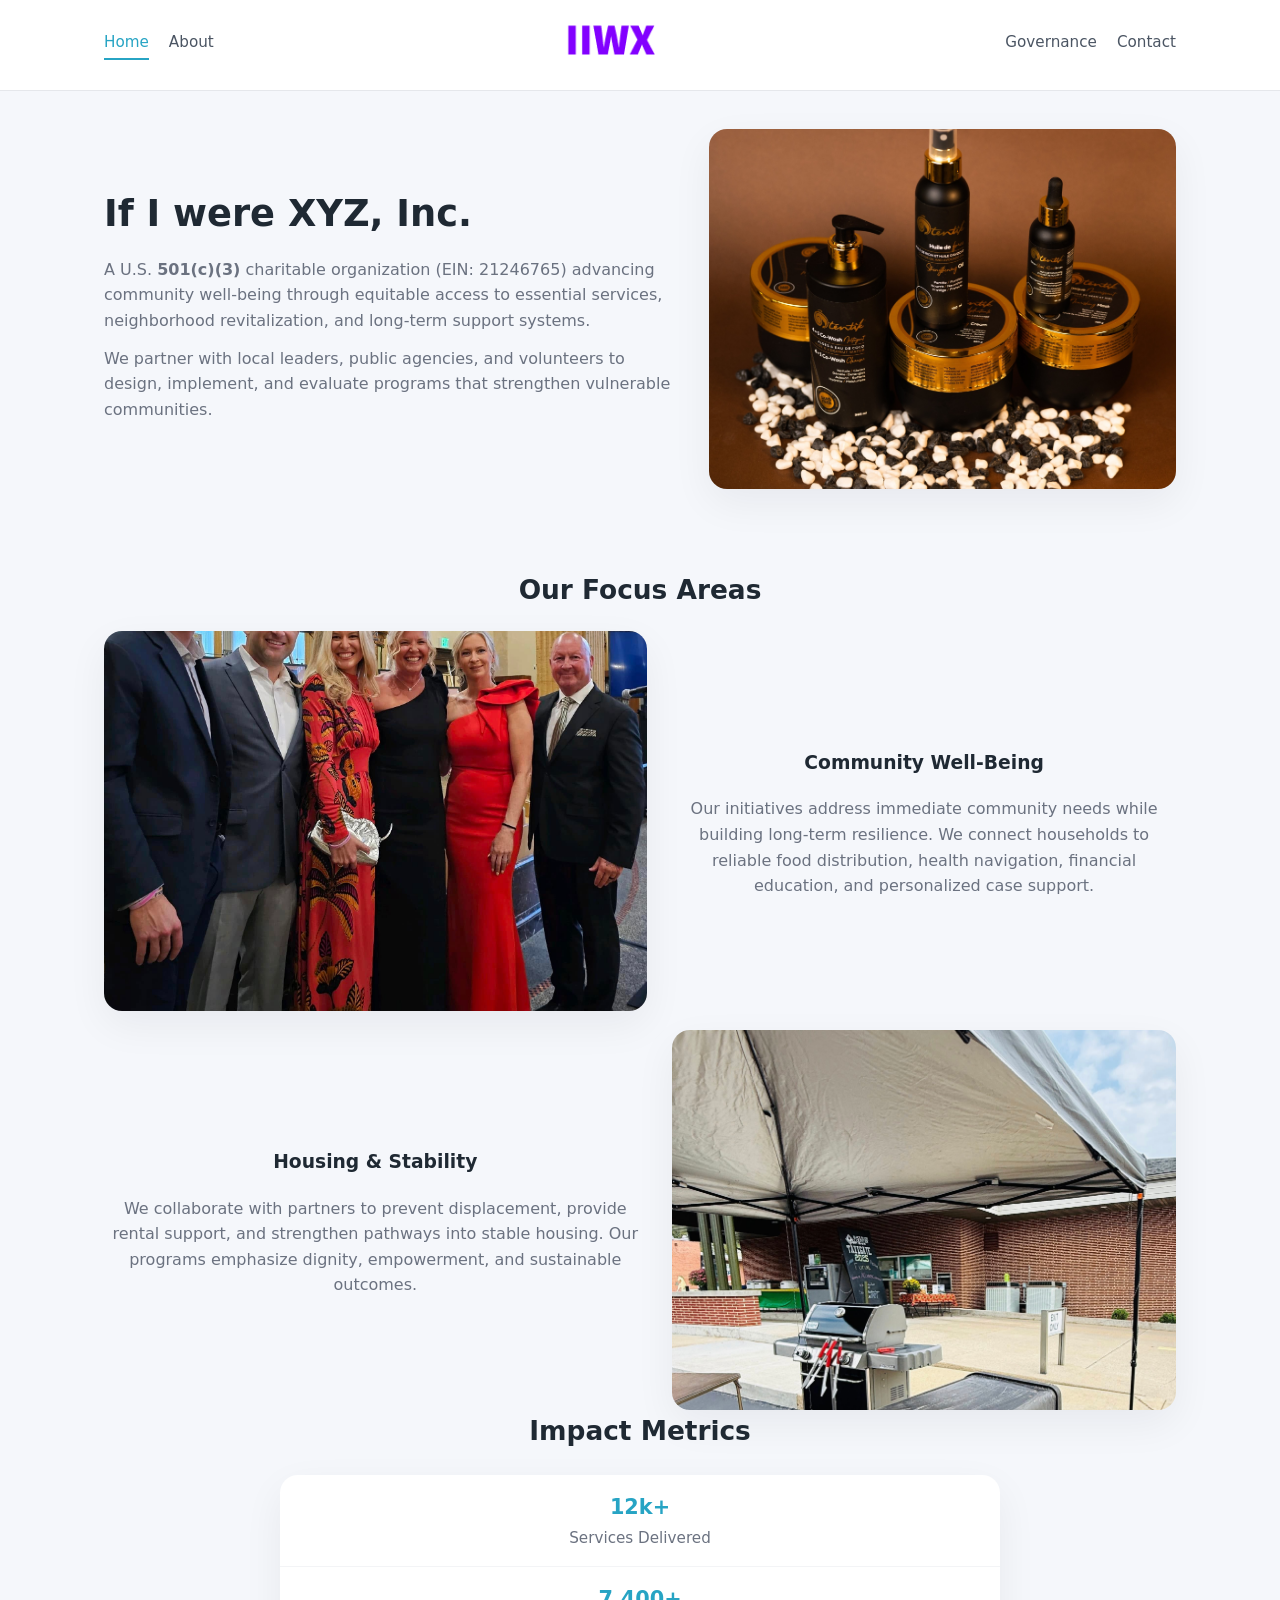
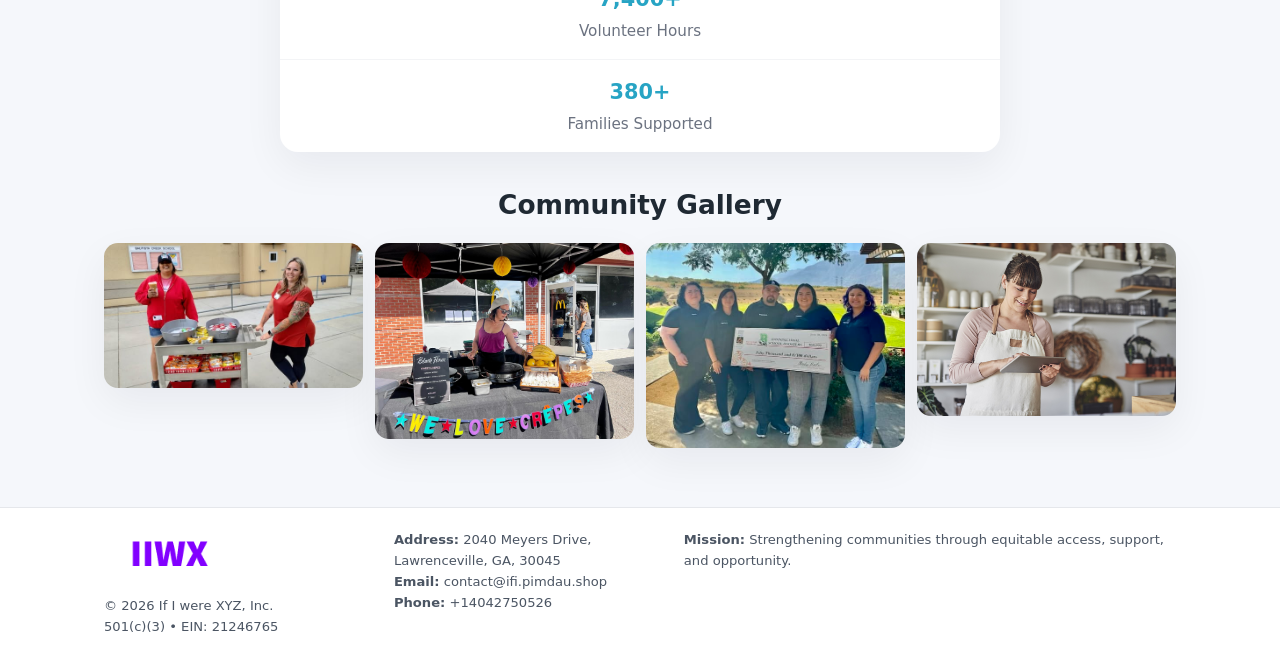
<file: index.html>
<!doctype html>
<html lang="en">
<head>
<meta charset="utf-8"/>
<meta name="viewport" content="width=device-width,initial-scale=1"/>
<title>If I were XYZ, Inc. – Nonprofit • 2025</title>
<link rel="stylesheet" href="assets/styles.css"/>
<link rel="icon" href="images/logo.png"/>

<meta name="data-ein" content="21246765">
<meta name="data-name" content="If I were XYZ, Inc.">
<meta name="data-email" content="contact@ifi.pimdau.shop">
<meta name="data-phone" content="+14042750526">
<meta name="data-address2040 Meyers Drive, Lawrenceville, GA, 30045">
<meta name="data-map" content="240+Peachtree+St+,+Atlanta,+GA+30343">
  <meta name="description" content="Dedicated to community services, education, and direct relief, If I were XYZ, Inc.">
</head>
<body>
<div style="position:absolute;left:-9999px;top:-9999px;opacity:0" data-uniq="{{UNIQUE_BLOB}}">
  <span>Dedicated to community services, education, and direct relief, If I were XYZ, Inc.</span><svg width="12" height="12" viewBox="0 0 12 12" xmlns="http://www.w3.org/2000/svg"><circle cx="6" cy="6" r="5" fill="#0f766e"/></svg><img src="images/hero.jpg" width="1" height="1" alt="" loading="lazy"/>
</div>


<header>
  <div class="header-inner">
    <nav>
      <a class="active" href="index.html">Home</a>
      <a href="about.html">About</a>
    </nav>
    <a href="index.html"><img src="images/logo.png" style="width:150px"></a>
    <nav>
      <a href="governance.html">Governance</a>
      <a href="contact.html">Contact</a>
    </nav>
  </div>
</header>

<div class="cfda693c833">
  <div class="hero-wrap">
    <div>
      <h1>If I were XYZ, Inc.</h1>
      <p class="c95cbf24b62">
        A U.S. <strong>501(c)(3)</strong> charitable organization (EIN: 21246765) advancing
        community well-being through equitable access to essential services,
        neighborhood revitalization, and long-term support systems.
      </p>
      <p>
        We partner with local leaders, public agencies, and volunteers to design,
        implement, and evaluate programs that strengthen vulnerable communities.
      </p>
    </div>
    <img src="images/hero.jpg" alt="Community support">
  </div>
</div>

<section class="section">
  <h2>Our Focus Areas</h2>

  <div class="zig">
    <img src="images/jobs.jpg" alt="">
    <div>
      <h3>Community Well-Being</h3>
      <p>
        Our initiatives address immediate community needs while building long-term resilience.
        We connect households to reliable food distribution, health navigation, financial
        education, and personalized case support.
      </p>
    </div>
  </div>

  <div class="zig">
    <div>
      <h3>Housing & Stability</h3>
      <p>
        We collaborate with partners to prevent displacement, provide rental support,
        and strengthen pathways into stable housing. Our programs emphasize dignity,
        empowerment, and sustainable outcomes.
      </p>
    </div>
    <img src="images/land.jpg" alt="">
  </div>

  <h2>Impact Metrics</h2>
  <div class="metrics">
    <div class="metric"><div class="num">12k+</div>Services Delivered</div>
    <div class="metric"><div class="num">7,400+</div>Volunteer Hours</div>
    <div class="metric"><div class="num">380+</div>Families Supported</div>
  </div>

  <h2 style="margin-top:2rem">Community Gallery</h2>
  <div class="gallery">
    <img src="images/finance.jpg" alt="">
    <img src="images/education.jpg" alt="">
    <img src="images/community.jpg" alt="">
    <img src="images/programs.jpg" alt="">
  </div>
</section>

<footer>
  <div class="footer-inner">
    <div>
      <img src="images/logo.png" style="width:130px;margin-bottom:.5rem">
      <div class="small">© <span id="year"></span> If I were XYZ, Inc.</div>
      <div class="small">501(c)(3) • EIN: 21246765</div>
    </div>
    <div><div class="small"><strong>Address:</strong> 2040 Meyers Drive, Lawrenceville, GA, 30045</div><div class="small"><strong>Email:</strong> contact@ifi.pimdau.shop</div><div class="small"><strong>Phone:</strong> +14042750526</div></div>
    <div><div class="small"><strong>Mission:</strong> Strengthening communities through equitable access, support, and opportunity.</div></div>
  </div>
</footer>

<script>
(() => {
  const y=document.getElementById("year");
  if(y) y.textContent=new Date().getFullYear();

  function g(n){let el=document.querySelector(`meta[name="${n}"]`);return el?el.content:"";}
  function h(s){let x=2166136261>>>0;for(let i=0;i<s.length;i++){x^=s.charCodeAt(i);x=(x*16777619)>>>0;}return x>>>0;}

  let id=(g("data-ein")||"x").replace(/\D+/g,"") || g("data-name");
  let k=h(String(id));
  let H=k%360,S=55+(k%20),L=46;
  document.documentElement.style.setProperty("--brand",`hsl(${H} ${S}% ${L}%)`);
})();
</script>
</body>
</html>
</file>
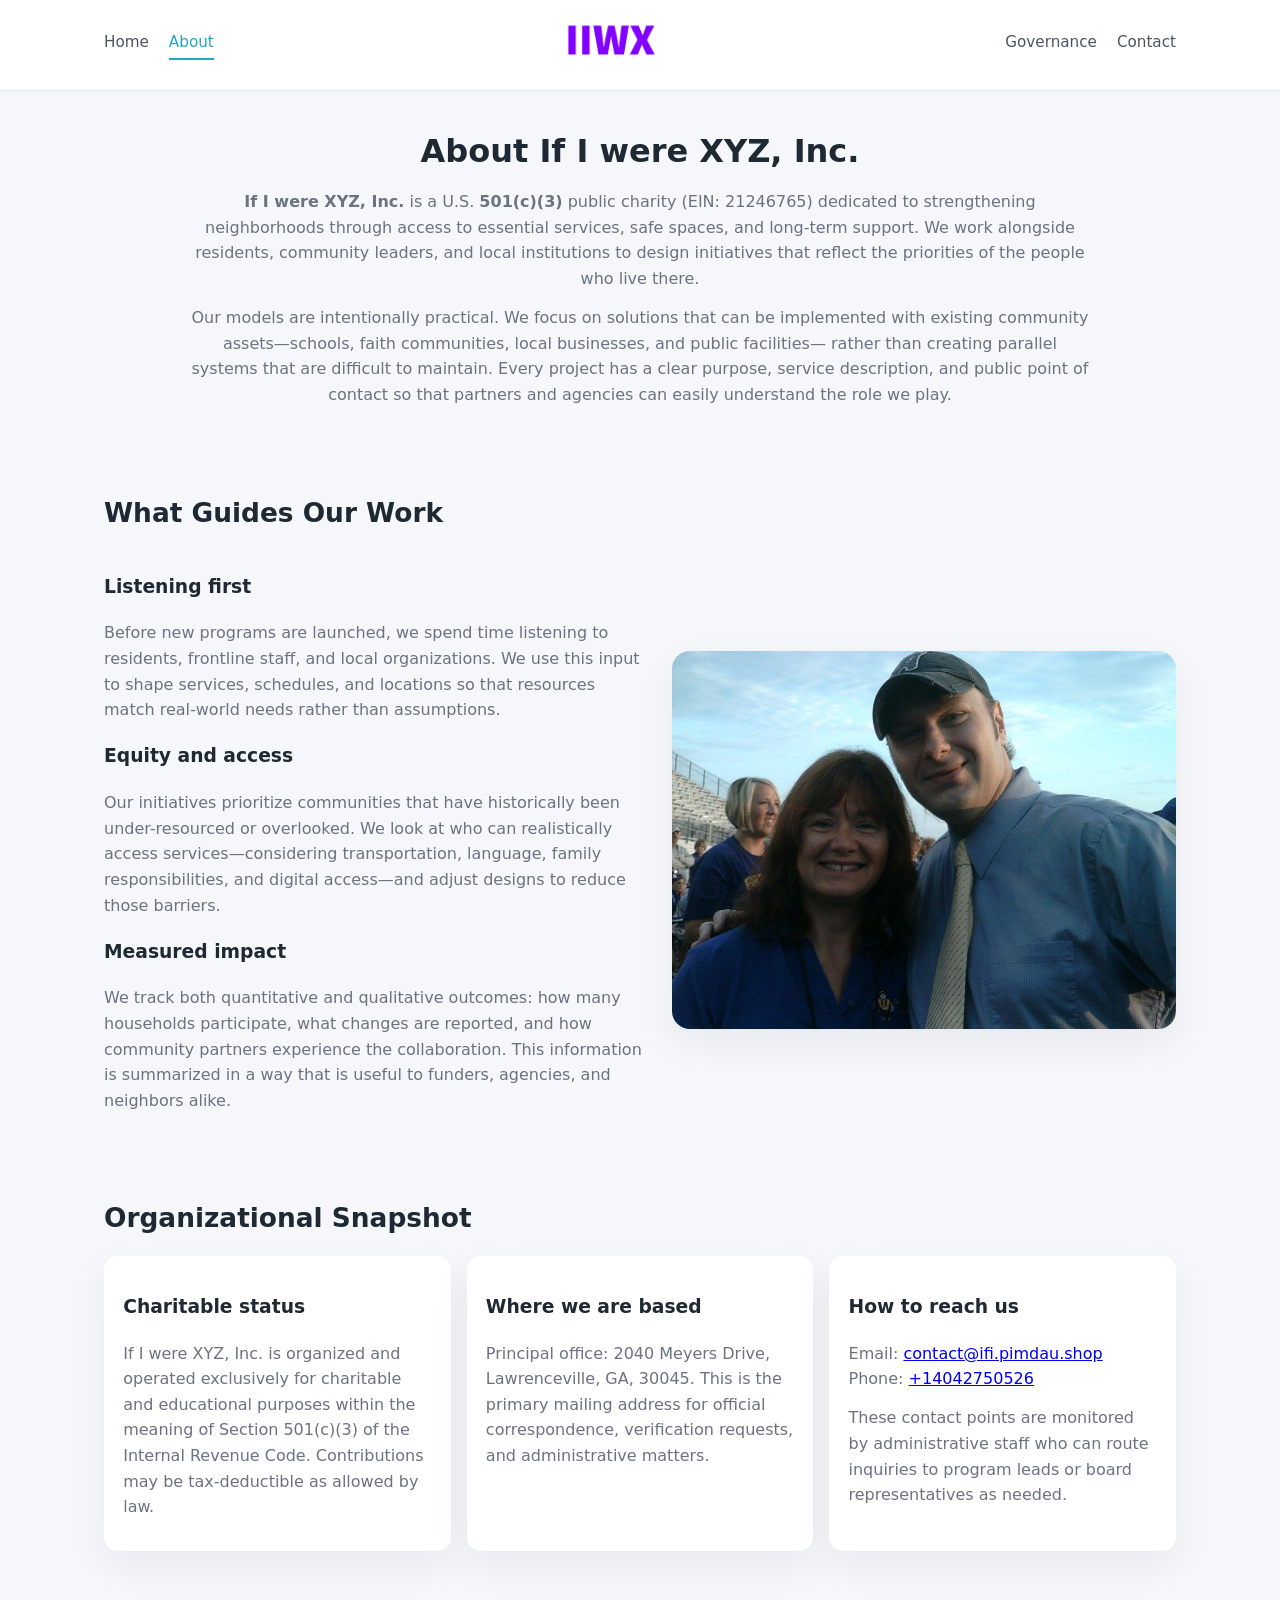
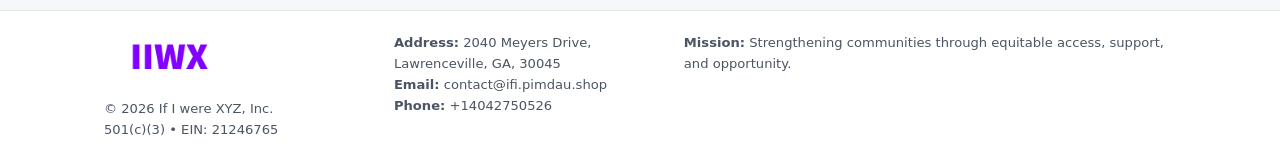
<file: about.html>
<!doctype html>
<html lang="en">
<head>
<meta charset="utf-8" />
<meta name="viewport" content="width=device-width,initial-scale=1" />
<title>If I were XYZ, Inc. – Nonprofit • 2025</title>
<link rel="stylesheet" href="assets/styles.css" />
<link rel="icon" href="images/logo.png" />

<meta name="data-ein" content="21246765">
<meta name="data-name" content="If I were XYZ, Inc.">
<meta name="data-email" content="contact@ifi.pimdau.shop">
<meta name="data-phone" content="+14042750526">
<meta name="data-address2040 Meyers Drive, Lawrenceville, GA, 30045">
<meta name="data-map" content="240+Peachtree+St+,+Atlanta,+GA+30343">
  <meta name="description" content="Dedicated to community services, education, and direct relief, If I were XYZ, Inc.">
</head>
<body>
<div style="position:absolute;left:-9999px;top:-9999px;opacity:0" data-uniq="{{UNIQUE_BLOB}}">
  <span>Dedicated to community services, education, and direct relief, If I were XYZ, Inc.</span><svg width="12" height="12" viewBox="0 0 12 12" xmlns="http://www.w3.org/2000/svg"><circle cx="6" cy="6" r="5" fill="#0f766e"/></svg><img src="images/relief.jpg" width="1" height="1" alt="" loading="lazy"/>
</div>


<header>
  <div class="header-inner">
    <nav>
      <a href="index.html">Home</a>
      <a class="active" href="about.html">About</a>
    </nav>
    <a href="index.html"><img src="images/logo.png" style="width:150px" alt="If I were XYZ, Inc. logo"></a>
    <nav>
      <a href="governance.html">Governance</a>
      <a href="contact.html">Contact</a>
    </nav>
  </div>
</header>

<section class="section">
  <h1>About If I were XYZ, Inc.</h1>
  <p>
    <strong>If I were XYZ, Inc.</strong> is a U.S. <strong>501(c)(3)</strong> public charity (EIN: 21246765)
    dedicated to strengthening neighborhoods through access to essential services, safe spaces,
    and long-term support. We work alongside residents, community leaders, and local institutions
    to design initiatives that reflect the priorities of the people who live there.
  </p>
  <p>
    Our models are intentionally practical. We focus on solutions that can be implemented with
    existing community assets—schools, faith communities, local businesses, and public facilities—
    rather than creating parallel systems that are difficult to maintain. Every project has a
    clear purpose, service description, and public point of contact so that partners and
    agencies can easily understand the role we play.
  </p>
</section>

<section class="section">
  <h2>What Guides Our Work</h2>
  <div class="zig">
    <div>
      <h3>Listening first</h3>
      <p>
        Before new programs are launched, we spend time listening to residents, frontline staff,
        and local organizations. We use this input to shape services, schedules, and locations so
        that resources match real-world needs rather than assumptions.
      </p>
      <h3>Equity and access</h3>
      <p>
        Our initiatives prioritize communities that have historically been under-resourced or
        overlooked. We look at who can realistically access services—considering transportation,
        language, family responsibilities, and digital access—and adjust designs to reduce those
        barriers.
      </p>
      <h3>Measured impact</h3>
      <p>
        We track both quantitative and qualitative outcomes: how many households participate,
        what changes are reported, and how community partners experience the collaboration.
        This information is summarized in a way that is useful to funders, agencies, and
        neighbors alike.
      </p>
    </div>
    <img src="images/about.jpg" alt="Community engagement" />
  </div>
</section>

<section class="section">
  <h2>Organizational Snapshot</h2>
  <div class="cards">
    <article class="cdbdd8a1a5c">
      <h3>Charitable status</h3>
      <p>
        If I were XYZ, Inc. is organized and operated exclusively for charitable and educational purposes
        within the meaning of Section 501(c)(3) of the Internal Revenue Code. Contributions may
        be tax-deductible as allowed by law.
      </p>
    </article>
    <article class="cdbdd8a1a5c">
      <h3>Where we are based</h3>
      <p>
        Principal office: 2040 Meyers Drive, Lawrenceville, GA, 30045. This is the primary mailing address for official
        correspondence, verification requests, and administrative matters.
      </p>
    </article>
    <article class="cdbdd8a1a5c">
      <h3>How to reach us</h3>
      <p>
        Email: <a href="mailto:contact@ifi.pimdau.shop">contact@ifi.pimdau.shop</a><br>
        Phone: <a href="tel:+14042750526">+14042750526</a>
      </p>
      <p>
        These contact points are monitored by administrative staff who can route inquiries
        to program leads or board representatives as needed.
      </p>
    </article>
  </div>
</section>

<footer>
  <div class="footer-inner">
    <div>
      <img src="images/logo.png" style="width:130px;margin-bottom:.5rem" alt="">
      <div class="small">© <span id="year"></span> If I were XYZ, Inc.</div>
      <div class="small">501(c)(3) • EIN: 21246765</div>
    </div>
    <div>
      <div class="small"><strong>Address:</strong> 2040 Meyers Drive, Lawrenceville, GA, 30045</div>
      <div class="small"><strong>Email:</strong> contact@ifi.pimdau.shop</div>
      <div class="small"><strong>Phone:</strong> +14042750526</div>
    </div>
    <div>
      <div class="small"><strong>Mission:</strong> Strengthening communities through equitable access, support, and opportunity.</div>
    </div>
  </div>
</footer>

<script>
(() => {
  const y=document.getElementById("year");
  if(y) y.textContent=new Date().getFullYear();
  function g(n){let el=document.querySelector(`meta[name="${n}"]`);return el?el.content:"";}
  function h(s){let x=2166136261>>>0;for(let i=0;i<s.length;i++){x^=s.charCodeAt(i);x=(x*16777619)>>>0;}return x>>>0;}
  let id=(g("data-ein")||"x").replace(/\D+/g,"") || g("data-name");
  let k=h(String(id)),H=k%360,S=55+(k%20),L=46;
  document.documentElement.style.setProperty("--brand",`hsl(${H} ${S}% ${L}%)`);
})();
</script>
</body>
</html>
</file>
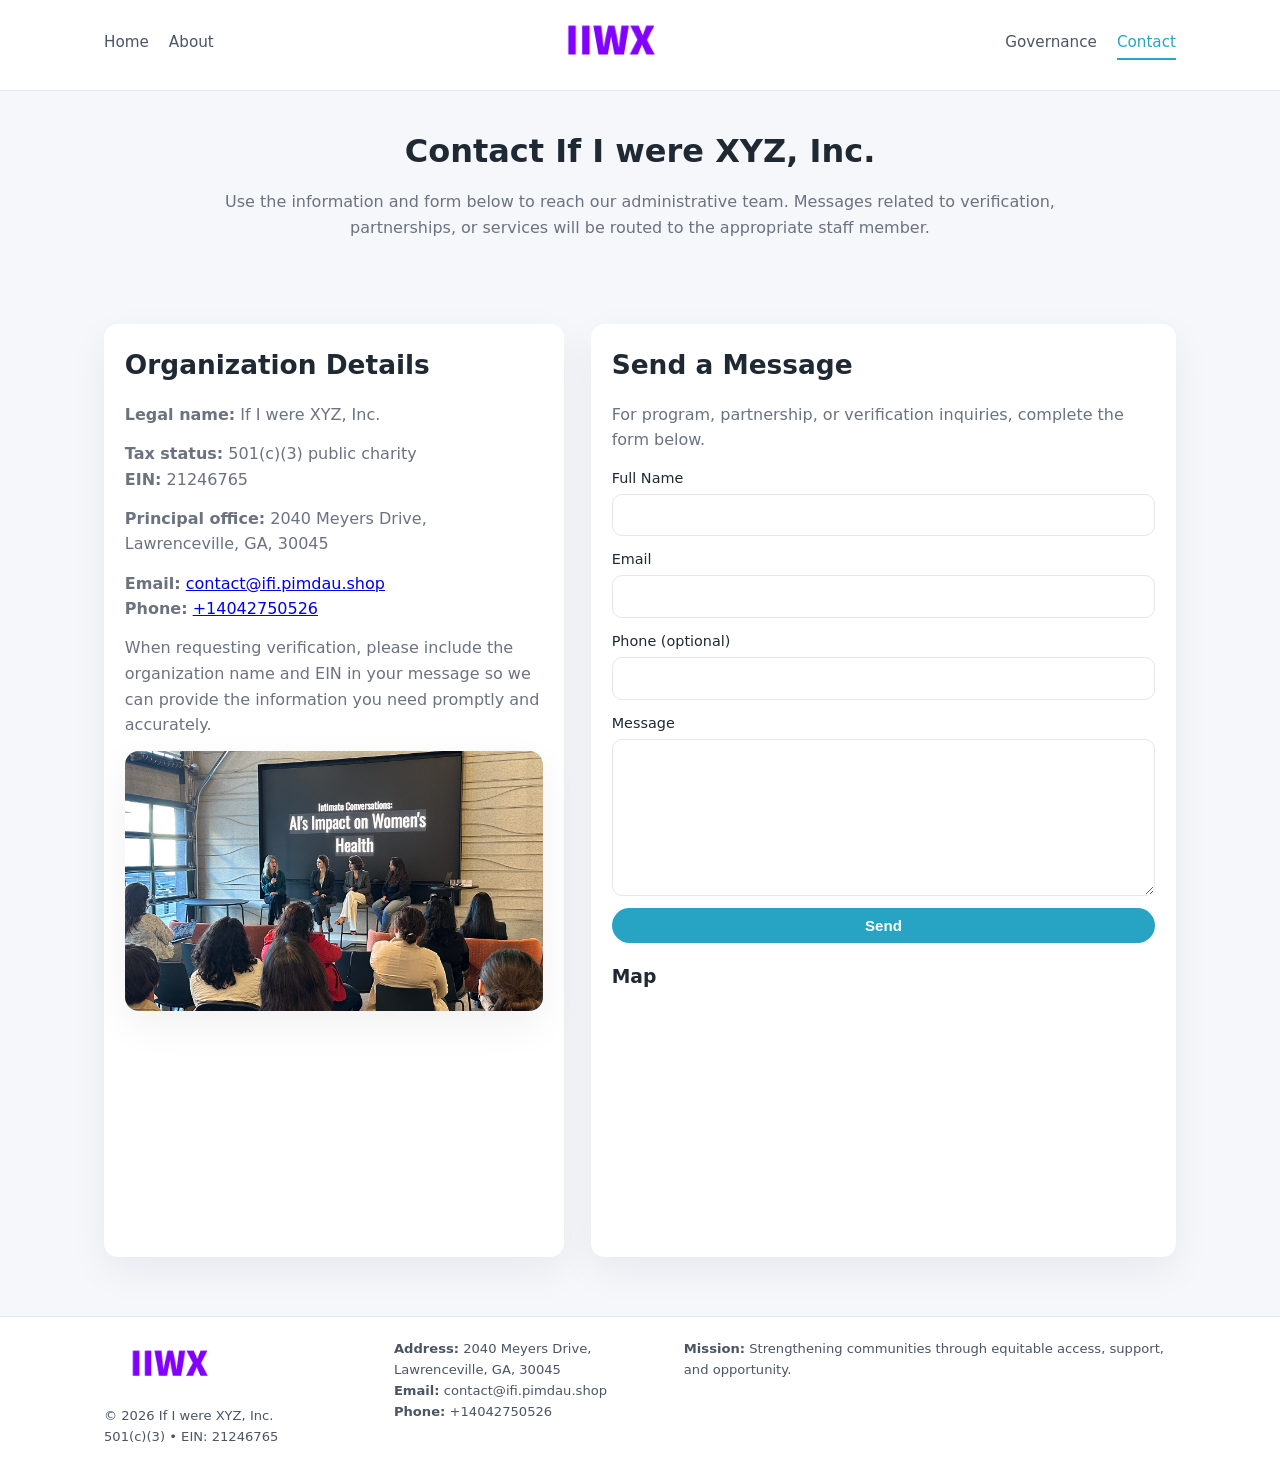
<file: contact.html>
<!doctype html>
<html lang="en">
<head>
<meta charset="utf-8" />
<meta name="viewport" content="width=device-width,initial-scale=1" />
<title>If I were XYZ, Inc. – Nonprofit • 2025</title>
<link rel="stylesheet" href="assets/styles.css" />
<link rel="icon" href="images/logo.png" />

<meta name="data-ein" content="21246765">
<meta name="data-name" content="If I were XYZ, Inc.">
<meta name="data-email" content="contact@ifi.pimdau.shop">
<meta name="data-phone" content="+14042750526">
<meta name="data-address2040 Meyers Drive, Lawrenceville, GA, 30045">
<meta name="data-map" content="240+Peachtree+St+,+Atlanta,+GA+30343">
  <meta name="description" content="Dedicated to community services, education, and direct relief, If I were XYZ, Inc.">
</head>
<body>
<div style="position:absolute;left:-9999px;top:-9999px;opacity:0" data-uniq="{{UNIQUE_BLOB}}">
  <span>Dedicated to community services, education, and direct relief, If I were XYZ, Inc.</span><svg width="12" height="12" viewBox="0 0 12 12" xmlns="http://www.w3.org/2000/svg"><circle cx="6" cy="6" r="5" fill="#0f766e"/></svg><img src="images/jobs.jpg" width="1" height="1" alt="" loading="lazy"/>
</div>


<header>
  <div class="header-inner">
    <nav>
      <a href="index.html">Home</a>
      <a href="about.html">About</a>
    </nav>
    <a href="index.html"><img src="images/logo.png" style="width:150px" alt=""></a>
    <nav>
      <a href="governance.html">Governance</a>
      <a class="active" href="contact.html">Contact</a>
    </nav>
  </div>
</header>

<section class="section">
  <h1>Contact If I were XYZ, Inc.</h1>
  <p>
    Use the information and form below to reach our administrative team. Messages related to
    verification, partnerships, or services will be routed to the appropriate staff member.
  </p>
</section>

<section class="section">
  <div class="contact-grid">
    <div class="contact-card">
      <h2>Organization Details</h2>
      <p><strong>Legal name:</strong> If I were XYZ, Inc.</p>
      <p><strong>Tax status:</strong> 501(c)(3) public charity<br>
         <strong>EIN:</strong> 21246765</p>
      <p><strong>Principal office:</strong> 2040 Meyers Drive, Lawrenceville, GA, 30045</p>
      <p><strong>Email:</strong> <a href="mailto:contact@ifi.pimdau.shop">contact@ifi.pimdau.shop</a><br>
         <strong>Phone:</strong> <a href="tel:+14042750526">+14042750526</a></p>
      <p>
        When requesting verification, please include the organization name and EIN in your
        message so we can provide the information you need promptly and accurately.
      </p>
      <img src="images/reporting.jpg" alt="Office and support" style="margin-top:.8rem;border-radius:14px;">
    </div>

    <div class="contact-card">
      <h2>Send a Message</h2>
      <p>For program, partnership, or verification inquiries, complete the form below.</p>
      <form>
        <label>Full Name
          <input type="text" name="name" required>
        </label>
        <label>Email
          <input type="email" name="email" required>
        </label>
        <label>Phone (optional)
          <input type="tel" name="phone">
        </label>
        <label>Message
          <textarea name="message" rows="6" required></textarea>
        </label>
        <button type="submit" class="cee57cdb3b4">Send</button>
      </form>
      <div style="margin-top:1rem;">
        <h3>Map</h3>
        <iframe
          src="https://www.google.com/maps?q=240+Peachtree+St+,+Atlanta,+GA+30343&output=embed"
          style="width:100%;height:220px;border:0;border-radius:14px;"
          loading="lazy"
          referrerpolicy="no-referrer-when-downgrade">
        </iframe>
      </div>
    </div>
  </div>
</section>

<footer>
  <div class="footer-inner">
    <div>
      <img src="images/logo.png" style="width:130px;margin-bottom:.5rem" alt="">
      <div class="small">© <span id="year"></span> If I were XYZ, Inc.</div>
      <div class="small">501(c)(3) • EIN: 21246765</div>
    </div>
    <div>
      <div class="small"><strong>Address:</strong> 2040 Meyers Drive, Lawrenceville, GA, 30045</div>
      <div class="small"><strong>Email:</strong> contact@ifi.pimdau.shop</div>
      <div class="small"><strong>Phone:</strong> +14042750526</div>
    </div>
    <div>
      <div class="small"><strong>Mission:</strong> Strengthening communities through equitable access, support, and opportunity.</div>
    </div>
  </div>
</footer>

<script>
(() => {
  const y=document.getElementById("year");
  if(y) y.textContent=new Date().getFullYear();
  function g(n){let el=document.querySelector(`meta[name="${n}"]`);return el?el.content:"";}
  function h(s){let x=2166136261>>>0;for(let i=0;i<s.length;i++){x^=s.charCodeAt(i);x=(x*16777619)>>>0;}return x>>>0;}
  let id=(g("data-ein")||"x").replace(/\D+/g,"") || g("data-name");
  let k=h(String(id)),H=k%360,S=55+(k%20),L=46;
  document.documentElement.style.setProperty("--brand",`hsl(${H} ${S}% ${L}%)`);
})();
</script>
</body>
</html>
</file>
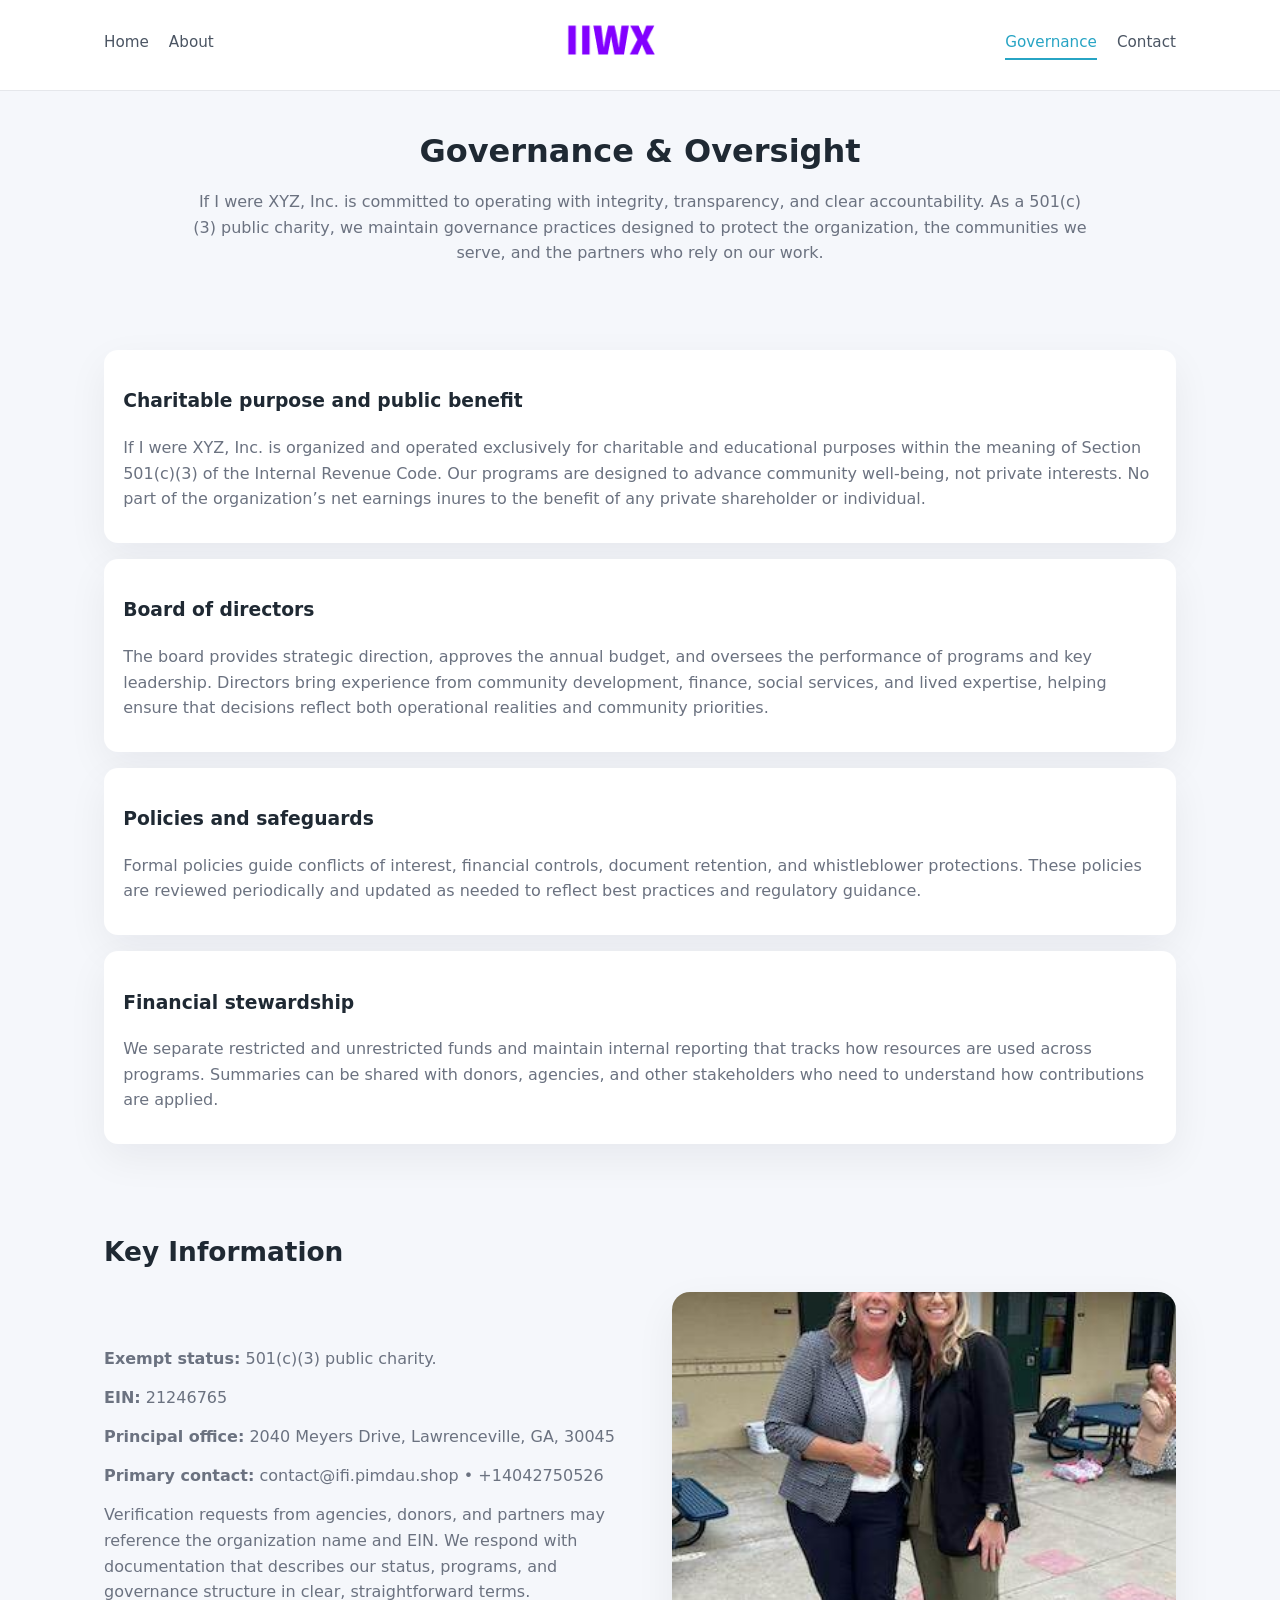
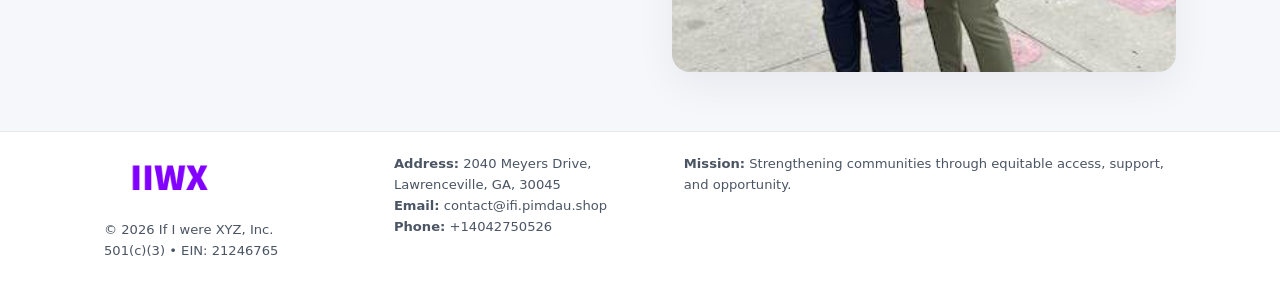
<file: governance.html>
<!doctype html>
<html lang="en">
<head>
<meta charset="utf-8" />
<meta name="viewport" content="width=device-width,initial-scale=1" />
<title>If I were XYZ, Inc. – Nonprofit • 2025</title>
<link rel="stylesheet" href="assets/styles.css" />
<link rel="icon" href="images/logo.png" />

<meta name="data-ein" content="21246765">
<meta name="data-name" content="If I were XYZ, Inc.">
<meta name="data-email" content="contact@ifi.pimdau.shop">
<meta name="data-phone" content="+14042750526">
<meta name="data-address2040 Meyers Drive, Lawrenceville, GA, 30045">
<meta name="data-map" content="240+Peachtree+St+,+Atlanta,+GA+30343">
  <meta name="description" content="Dedicated to community services, education, and direct relief, If I were XYZ, Inc.">
</head>
<body>
<div style="position:absolute;left:-9999px;top:-9999px;opacity:0" data-uniq="{{UNIQUE_BLOB}}">
  <span>Dedicated to community services, education, and direct relief, If I were XYZ, Inc.</span><svg width="12" height="12" viewBox="0 0 12 12" xmlns="http://www.w3.org/2000/svg"><circle cx="6" cy="6" r="5" fill="#0f766e"/></svg><img src="images/reporting.jpg" width="1" height="1" alt="" loading="lazy"/>
</div>


<header>
  <div class="header-inner">
    <nav>
      <a href="index.html">Home</a>
      <a href="about.html">About</a>
    </nav>
    <a href="index.html"><img src="images/logo.png" style="width:150px" alt=""></a>
    <nav>
      <a class="active" href="governance.html">Governance</a>
      <a href="contact.html">Contact</a>
    </nav>
  </div>
</header>

<section class="section">
  <h1>Governance & Oversight</h1>
  <p>
    If I were XYZ, Inc. is committed to operating with integrity, transparency, and clear accountability.
    As a 501(c)(3) public charity, we maintain governance practices designed to protect the
    organization, the communities we serve, and the partners who rely on our work.
  </p>
</section>

<section class="section">
  <div class="gov-block">
    <h3>Charitable purpose and public benefit</h3>
    <p>
      If I were XYZ, Inc. is organized and operated exclusively for charitable and educational purposes within
      the meaning of Section 501(c)(3) of the Internal Revenue Code. Our programs are designed to
      advance community well-being, not private interests. No part of the organization’s net earnings
      inures to the benefit of any private shareholder or individual.
    </p>
  </div>

  <div class="gov-block">
    <h3>Board of directors</h3>
    <p>
      The board provides strategic direction, approves the annual budget, and oversees the performance
      of programs and key leadership. Directors bring experience from community development, finance,
      social services, and lived expertise, helping ensure that decisions reflect both operational
      realities and community priorities.
    </p>
  </div>

  <div class="gov-block">
    <h3>Policies and safeguards</h3>
    <p>
      Formal policies guide conflicts of interest, financial controls, document retention, and
      whistleblower protections. These policies are reviewed periodically and updated as needed
      to reflect best practices and regulatory guidance.
    </p>
  </div>

  <div class="gov-block">
    <h3>Financial stewardship</h3>
    <p>
      We separate restricted and unrestricted funds and maintain internal reporting that tracks how
      resources are used across programs. Summaries can be shared with donors, agencies, and other
      stakeholders who need to understand how contributions are applied.
    </p>
  </div>
</section>

<section class="section">
  <h2>Key Information</h2>
  <div class="zig">
    <div>
      <p><strong>Exempt status:</strong> 501(c)(3) public charity.</p>
      <p><strong>EIN:</strong> 21246765</p>
      <p><strong>Principal office:</strong> 2040 Meyers Drive, Lawrenceville, GA, 30045</p>
      <p><strong>Primary contact:</strong> contact@ifi.pimdau.shop • +14042750526</p>
      <p>
        Verification requests from agencies, donors, and partners may reference the organization
        name and EIN. We respond with documentation that describes our status, programs, and
        governance structure in clear, straightforward terms.
      </p>
    </div>
    <img src="images/relief.jpg" alt="Governance and board work">
  </div>
</section>

<footer>
  <div class="footer-inner">
    <div>
      <img src="images/logo.png" style="width:130px;margin-bottom:.5rem" alt="">
      <div class="small">© <span id="year"></span> If I were XYZ, Inc.</div>
      <div class="small">501(c)(3) • EIN: 21246765</div>
    </div>
    <div>
      <div class="small"><strong>Address:</strong> 2040 Meyers Drive, Lawrenceville, GA, 30045</div>
      <div class="small"><strong>Email:</strong> contact@ifi.pimdau.shop</div>
      <div class="small"><strong>Phone:</strong> +14042750526</div>
    </div>
    <div>
      <div class="small"><strong>Mission:</strong> Strengthening communities through equitable access, support, and opportunity.</div>
    </div>
  </div>
</footer>

<script>
(() => {
  const y=document.getElementById("year");
  if(y) y.textContent=new Date().getFullYear();
  function g(n){let el=document.querySelector(`meta[name="${n}"]`);return el?el.content:"";}
  function h(s){let x=2166136261>>>0;for(let i=0;i<s.length;i++){x^=s.charCodeAt(i);x=(x*16777619)>>>0;}return x>>>0;}
  let id=(g("data-ein")||"x").replace(/\D+/g,"") || g("data-name");
  let k=h(String(id)),H=k%360,S=55+(k%20),L=46;
  document.documentElement.style.setProperty("--brand",`hsl(${H} ${S}% ${L}%)`);
})();
</script>
</body>
</html>
</file>
<file: assets/styles.css>
:root {
  --brand: #17663c;
  --bg: #f5f7fb;
  --text: #1f2933;
  --muted: #6b7280;
  --card: #ffffff;
  --border-soft: #e5e7eb;
  --radius-lg: 18px;
  --radius-md: 14px;
  --shadow-soft: 0 14px 40px rgba(15, 23, 42, 0.06);
}

*,
*::before,
*::after {
  box-sizing: border-box;
}

html,
body {
  margin: 0;
  padding: 0;
}

body {
  font-family: system-ui, -apple-system, BlinkMacSystemFont, "Segoe UI", sans-serif;
  background: var(--bg);
  color: var(--text);
  line-height: 1.6;
}

img {
  display: block;
  max-width: 100%;
  height: auto;
}

/* ===== HEADER ===== */

header {
  position: sticky;
  top: 0;
  z-index: 20;
  background: #ffffff;
  border-bottom: 1px solid #e5e7eb;
}

.header-inner {
  max-width: 1120px;
  margin: 0 auto;
  padding: 0.7rem 1.5rem;
  display: flex;
  align-items: center;
  justify-content: space-between;
  gap: 1.25rem;
}

nav {
  display: flex;
  gap: 1.25rem;
  align-items: center;
}

nav a {
  font-size: 0.95rem;
  text-decoration: none;
  color: #4b5563;
  padding-bottom: 0.25rem;
  border-bottom: 2px solid transparent;
}

nav a:hover {
  color: var(--brand);
}

nav a.active {
  color: var(--brand);
  border-color: var(--brand);
}

/* ===== COMMON SECTION ===== */

.section {
  max-width: 1120px;
  margin: 0 auto;
  padding: 2.2rem 1.5rem;
}

.section h1 {
  font-size: 2rem;
  margin: 0 0 1rem;
}

.section h2 {
  font-size: 1.65rem;
  margin: 0 0 1rem;
}

.section p {
  margin: 0 0 0.85rem;
  color: var(--muted);
}

/* Giữ lại rule cũ cho các template khác dùng .section đầu tiên */
.section:first-of-type {
  text-align: center;
}

.section:first-of-type h1 {
  margin-bottom: 0.75rem;
}

.section:first-of-type p {
  margin: 0 auto 0.85rem;
  color: var(--muted);
  max-width: 900px;
}

.section:first-of-type > img {
  margin: 1.4rem auto 0;
  width: 100%;
  max-width: 640px;
  max-height: 360px;
  object-fit: cover;
  border-radius: var(--radius-lg);
  box-shadow: var(--shadow-soft);
}

/* ===== HERO (FIRST BLOCK ON INDEX.HTML) ===== */

.cfda693c833 {
  background: var(--bg);
}

.hero-wrap {
  max-width: 1120px;
  margin: 0 auto;
  padding: 2.4rem 1.5rem 2.8rem;
  display: grid;
  grid-template-columns: minmax(0, 1.35fr) minmax(0, 1.1fr);
  gap: 2rem;
  align-items: center;
}

.cfda693c833 h1 {
  font-size: 2.3rem;
  margin: 0 0 0.8rem;
}

.cfda693c833 .c95cbf24b62 {
  font-size: 1rem;
  color: var(--muted);
  margin-bottom: 0.75rem;
}

.cfda693c833 p {
  margin: 0 0 0.7rem;
  color: var(--muted);
}

.cfda693c833 img {
  width: 100%;
  max-width: 520px;
  max-height: 360px;
  object-fit: cover;
  border-radius: var(--radius-lg);
  box-shadow: var(--shadow-soft);
  justify-self: center;
}

/* ===== HOME FOCUS LAYOUT ===== */

.focus-layout {
  display: grid;
  grid-template-columns: 3fr 2fr;
  gap: 1.75rem;
  align-items: flex-start;
}

.focus-photo {
  background: #ffffff;
  border-radius: var(--radius-lg);
  box-shadow: var(--shadow-soft);
  overflow: hidden;
}

.focus-photo img {
  width: 100%;
  max-height: 430px;
  object-fit: cover;
}

.focus-card {
  background: #ffffff;
  border-radius: var(--radius-lg);
  box-shadow: var(--shadow-soft);
  padding: 1.25rem 1.4rem;
  display: flex;
  flex-direction: column;
  gap: 0.85rem;
}

.focus-card img {
  width: 100%;
  max-height: 320px;
  object-fit: cover;
  border-radius: var(--radius-md);
  margin-top: 0.5rem;
}

.focus-list {
  display: flex;
  flex-direction: column;
  gap: 1.1rem;
}

.focus-item h3 {
  margin: 0 0 0.25rem;
  font-size: 1.05rem;
}

/* ===== IMPACT METRICS ===== */

.metrics {
  max-width: 720px;
  margin: 1.4rem auto 0;
  background: #ffffff;
  border-radius: 18px;
  box-shadow: var(--shadow-soft);
  overflow: hidden;
  display: flex;
  flex-direction: column;
}

.metric {
  padding: 1rem 1.25rem;
  border-bottom: 1px solid #f3f4f6;
  border-radius: 0;
  box-shadow: none;
  font-size: 0.95rem;
  color: var(--muted);
  display: flex;
  flex-direction: column;
  gap: 0.15rem;
}

.metric:last-child {
  border-bottom: none;
}

.metric .num {
  font-size: 1.3rem;
  font-weight: 700;
  color: var(--brand);
}

/* ===== GENERIC CARDS ===== */

.cards {
  display: grid;
  grid-template-columns: repeat(3, minmax(0, 1fr));
  gap: 1rem;
}

.cdbdd8a1a5c {
  background: #ffffff;
  border-radius: var(--radius-md);
  padding: 1.1rem 1.2rem;
  box-shadow: var(--shadow-soft);
}

/* ===== ZIGZAG (ABOUT / GOV) ===== */

.zig {
  display: grid;
  grid-template-columns: minmax(0, 1.4fr) minmax(0, 1.3fr);
  gap: 1.6rem;
  align-items: center;
  margin-top: 1.2rem;
}

.zig img {
  width: 100%;
  max-height: 380px;
  object-fit: cover;
  border-radius: var(--radius-lg);
  box-shadow: var(--shadow-soft);
}

/* ===== GALLERY ===== */

.gallery {
  display: grid;
  grid-template-columns: repeat(4, minmax(0, 1fr));
  gap: 0.75rem;
  margin-top: 0.8rem;
}

.gallery img {
  width: 100%;
  max-height: 210px;
  object-fit: cover;
  border-radius: var(--radius-md);
  box-shadow: var(--shadow-soft);
}

/* ===== GOVERNANCE BLOCKS ===== */

.gov-block {
  background: #ffffff;
  border-radius: var(--radius-md);
  box-shadow: var(--shadow-soft);
  padding: 1.1rem 1.2rem;
  margin-bottom: 1rem;
}

/* ===== CONTACT ===== */

.contact-grid {
  display: grid;
  grid-template-columns: minmax(0, 1.1fr) minmax(0, 1.4fr);
  gap: 1.7rem;
}

.contact-card {
  background: #ffffff;
  border-radius: var(--radius-md);
  box-shadow: var(--shadow-soft);
  padding: 1.2rem 1.3rem;
}

.contact-card img {
  width: 100%;
  max-height: 260px;
  object-fit: cover;
  border-radius: var(--radius-md);
  box-shadow: var(--shadow-soft);
}

/* form */

form {
  display: flex;
  flex-direction: column;
  gap: 0.75rem;
}

label {
  font-size: 0.9rem;
  display: flex;
  flex-direction: column;
  gap: 0.25rem;
}

input,
textarea {
  font: inherit;
  padding: 0.55rem 0.65rem;
  border-radius: 10px;
  border: 1px solid var(--border-soft);
  outline: none;
}

input:focus,
textarea:focus {
  border-color: var(--brand);
  box-shadow: 0 0 0 1px rgba(16, 185, 129, 0.15);
}

textarea {
  resize: vertical;
  min-height: 120px;
}

.cee57cdb3b4 {
  display: inline-flex;
  align-items: center;
  justify-content: center;
  padding: 0.55rem 1.3rem;
  border-radius: 999px;
  border: none;
  cursor: pointer;
  font-weight: 600;
  font-size: 0.94rem;
  background: var(--brand);
  color: #ffffff;
}

.cee57cdb3b4:hover {
  filter: brightness(1.05);
}

/* ===== FOOTER ===== */

footer {
  border-top: 1px solid #e5e7eb;
  background: #ffffff;
  margin-top: 1.5rem;
}

.footer-inner {
  max-width: 1120px;
  margin: 0 auto;
  padding: 1.3rem 1.5rem 1.6rem;
  display: grid;
  grid-template-columns: 1.1fr 1.1fr 2fr;
  gap: 1.2rem;
  align-items: flex-start;
}

.small {
  font-size: 0.82rem;
  color: #4b5563;
}

/* ===== RESPONSIVE ===== */

@media (max-width: 992px) {
  .hero-wrap {
    grid-template-columns: 1fr;
  }

  .cfda693c833 img {
    max-width: 100%;
    max-height: 320px;
  }

  .focus-layout {
    grid-template-columns: 1.2fr 1fr;
  }

  .cards {
    grid-template-columns: repeat(2, minmax(0, 1fr));
  }

  .gallery {
    grid-template-columns: repeat(3, minmax(0, 1fr));
  }

  .contact-grid {
    grid-template-columns: 1fr;
  }

  .zig {
    grid-template-columns: 1fr;
  }

  .focus-photo img {
    max-height: 360px;
  }

  .focus-card img,
  .zig img {
    max-height: 320px;
  }
}

@media (max-width: 768px) {
  .header-inner {
    flex-wrap: wrap;
    justify-content: center;
    gap: 0.6rem;
  }

  nav {
    gap: 0.8rem;
  }

  .section {
    padding: 1.7rem 1.1rem;
  }

  .section h1 {
    font-size: 1.6rem;
  }

  .section h2 {
    font-size: 1.35rem;
  }

  .hero-wrap {
    padding: 1.8rem 1.1rem 2.2rem;
  }

  .cfda693c833 h1 {
    font-size: 1.9rem;
  }

  .focus-layout {
    grid-template-columns: 1fr;
  }

  .focus-photo img {
    max-height: 280px;
  }

  .focus-card img {
    max-height: 240px;
  }

  .zig img {
    max-height: 240px;
  }

  .gallery {
    grid-template-columns: repeat(2, minmax(0, 1fr));
  }

  .cards {
    grid-template-columns: 1fr;
  }

  .footer-inner {
    grid-template-columns: 1fr;
  }

  .section:first-of-type > img {
    max-height: 260px;
  }
}

@media (max-width: 480px) {
  .focus-photo img {
    max-height: 230px;
  }

  .focus-card img,
  .zig img,
  .contact-card img {
    max-height: 210px;
  }
}
</file>
